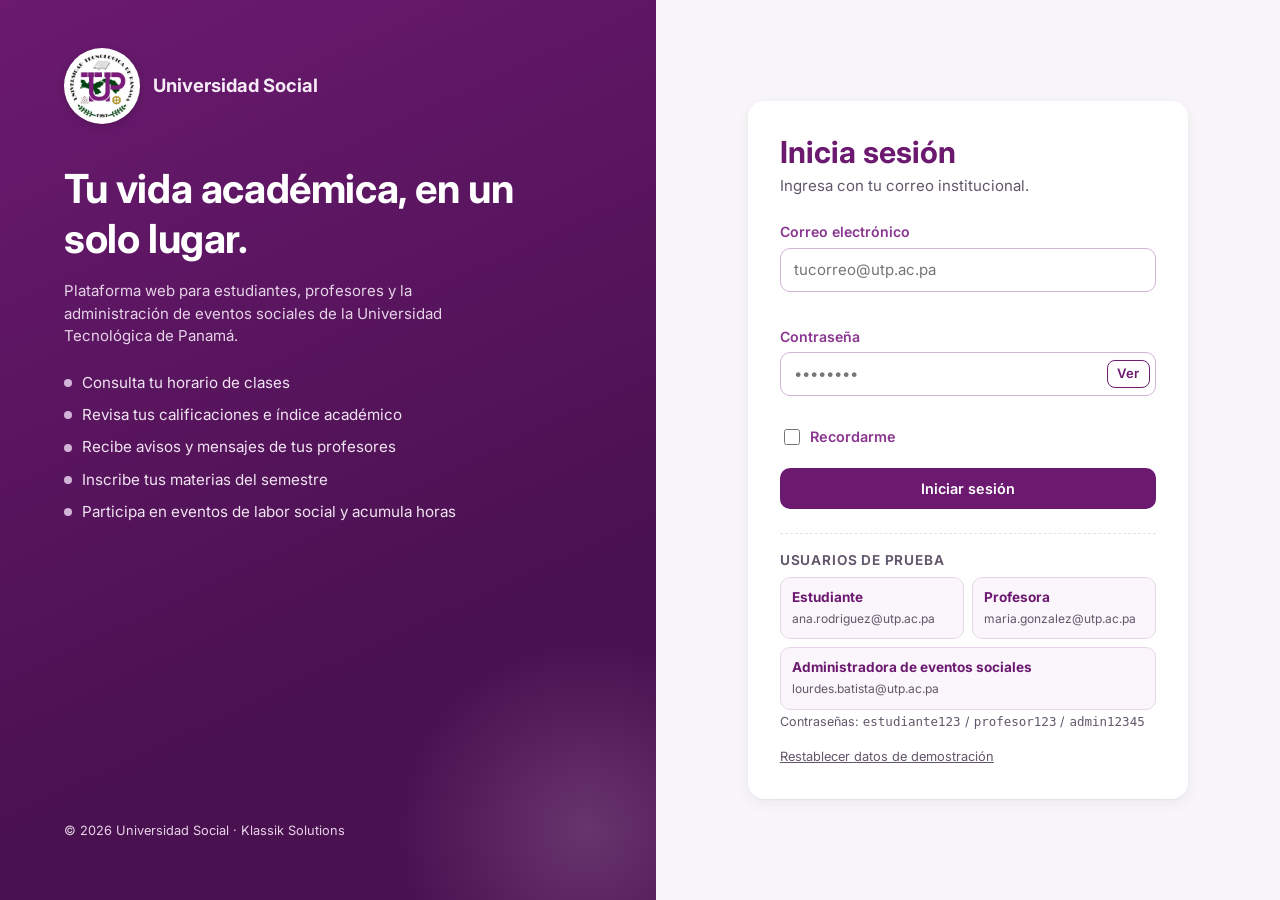
<file: index.html>
<!DOCTYPE html>
<html lang="es">
<head>
  <meta charset="UTF-8">
  <meta name="viewport" content="width=device-width, initial-scale=1">
  <title>Iniciar sesión · Universidad Social</title>
  <link rel="preconnect" href="https://fonts.googleapis.com">
  <link rel="stylesheet" href="https://fonts.googleapis.com/css2?family=Inter:wght@400;500;600;700;800&display=swap">
  <link rel="stylesheet" href="css/estilos.css">
</head>
<body>
  <div class="login-pagina">
    <!-- Panel informativo -->
    <section class="login-lado" aria-label="Presentación">
      <div>
        <a class="marca" href="index.html"><img class="marca-logo" src="img/logo-utp.png" alt="Logo de la Universidad Tecnológica de Panamá"> Universidad Social</a>
        <h1>Tu vida académica, en un solo lugar.</h1>
        <p>Plataforma web para estudiantes, profesores y la administración de eventos sociales de la Universidad Tecnológica de Panamá.</p>
        <ul class="login-lista">
          <li>Consulta tu horario de clases</li>
          <li>Revisa tus calificaciones e índice académico</li>
          <li>Recibe avisos y mensajes de tus profesores</li>
          <li>Inscribe tus materias del semestre</li>
          <li>Participa en eventos de labor social y acumula horas</li>
        </ul>
      </div>
      <p class="login-pie">© 2026 Universidad Social · Klassik Solutions</p>
    </section>

    <!-- Formulario -->
    <section class="login-form-zona">
      <div class="tarjeta-login">
        <h2>Inicia sesión</h2>
        <p class="sub">Ingresa con tu correo institucional.</p>

        <div id="alerta" class="alerta alerta-error" role="alert" hidden></div>

        <form id="form-login" novalidate>
          <div class="campo">
            <label for="correo">Correo electrónico</label>
            <input class="input" type="email" id="correo" name="correo" placeholder="tucorreo@utp.ac.pa" autocomplete="username" required>
            <div class="error-campo" id="err-correo"></div>
          </div>
          <div class="campo">
            <label for="password">Contraseña</label>
            <div class="pass-envoltura">
              <input class="input" type="password" id="password" name="password" placeholder="••••••••" autocomplete="current-password" required>
              <button type="button" class="btn-ver" id="btn-ver" aria-label="Mostrar contraseña" aria-pressed="false">Ver</button>
            </div>
            <div class="error-campo" id="err-password"></div>
          </div>
          <div class="login-extra">
            <label class="check"><input type="checkbox" id="recordar"> Recordarme</label>
          </div>
          <button class="btn btn-pri btn-bloque" type="submit" id="btn-entrar">Iniciar sesión</button>
        </form>

        <!-- Accesos de prueba para la demostración del avance -->
        <div class="demo">
          <h3>Usuarios de prueba</h3>
          <div class="demo-grid">
            <button type="button" class="demo-btn" data-correo="ana.rodriguez@utp.ac.pa" data-pass="estudiante123">
              <b>Estudiante</b><span>ana.rodriguez@utp.ac.pa</span>
            </button>
            <button type="button" class="demo-btn" data-correo="maria.gonzalez@utp.ac.pa" data-pass="profesor123">
              <b>Profesora</b><span>maria.gonzalez@utp.ac.pa</span>
            </button>
            <button type="button" class="demo-btn ancho" data-correo="lourdes.batista@utp.ac.pa" data-pass="admin12345">
              <b>Administradora de eventos sociales</b><span>lourdes.batista@utp.ac.pa</span>
            </button>
          </div>
          <small>Contraseñas: <code>estudiante123</code> / <code>profesor123</code> / <code>admin12345</code></small><br>
          <button type="button" class="enlace-reset" id="btn-reset">Restablecer datos de demostración</button>
        </div>
      </div>
    </section>
  </div>

  <script src="js/datos.js"></script>
  <script src="js/almacen.js"></script>
  <script src="js/login.js"></script>
</body>
</html>
<!-- aa -->
</file>
<file: css/estilos.css>
/* ==========================================================================
   Universidad Social — Hoja de estilos
   Paleta basada en los prototipos UI/UX del informe (morado institucional de la UTP).
   ========================================================================== */
   /*.*/
:root {
  --pri-900: #4a1150;
  --pri-800: #6b1a70;
  --pri-700: #7e2382;
  --pri-600: #8a3590;
  --pri-300: #d3b3d7;
  --pri-200: #e8d5ea;
  --pri-100: #f4e9f5;
  --pri-50:  #fbf6fb;
  --ok:      #11602f;
  --ok-bg:   #e3f3e7;
  --ok-borde:#bfe2c8;
  --acento:  #1d8ec4;
  --fondo:     #f8f6f9;
  --superficie:#ffffff;
  --texto:     #2b1f2e;
  --texto-2:   #62566a;
  --borde:     #e7dfe9;
  --peligro:   #b93a2b;
  --peligro-bg:#fdecea;
  --aviso:     #9a6a00;
  --aviso-bg:  #fff4d6;
  --info-bg:   #e5f3fb;
  --radio:     12px;
  --sombra:    0 1px 2px rgba(74,17,80,.06), 0 4px 16px rgba(74,17,80,.06);
  --fuente:    'Inter', system-ui, -apple-system, 'Segoe UI', Roboto, Arial, sans-serif;
}

* { box-sizing: border-box; }
html { -webkit-text-size-adjust: 100%; }
body {
  margin: 0; font-family: var(--fuente); font-size: 15px; line-height: 1.5;
  color: var(--texto); background: var(--fondo);
}
body.sin-scroll { overflow: hidden; }
h1, h2, h3 { color: var(--pri-800); line-height: 1.25; margin: 0 0 .5rem; }
h1 { font-size: 1.75rem; font-weight: 700; letter-spacing: -.01em; }
h2 { font-size: 1.2rem; font-weight: 650; }
h3 { font-size: 1rem; font-weight: 650; }
p { margin: 0 0 .75rem; }
a { color: var(--acento); }
small, .muted { color: var(--texto-2); }
:focus-visible { outline: 3px solid var(--acento); outline-offset: 2px; }
[hidden] { display: none !important; }
.sr-only { position: absolute; width: 1px; height: 1px; overflow: hidden; clip: rect(0 0 0 0); white-space: nowrap; }

/* ---------- Botones ---------- */
.btn {
  display: inline-flex; align-items: center; justify-content: center; gap: .4rem;
  font: inherit; font-weight: 600; font-size: .9rem; cursor: pointer;
  padding: .55rem 1.1rem; border-radius: 10px; border: 1.5px solid transparent;
  transition: background .15s, border-color .15s, color .15s; text-decoration: none; white-space: nowrap;
}
.btn:disabled { cursor: not-allowed; opacity: .55; }
.btn-pri { background: var(--pri-800); color: #fff; }
.btn-pri:hover:not(:disabled) { background: var(--pri-900); }
.btn-sec { background: #fff; color: var(--pri-800); border-color: var(--pri-800); }
.btn-sec:hover:not(:disabled) { background: var(--pri-50); }
.btn-suave { background: #eef1ef; color: var(--texto); }
.btn-suave:hover:not(:disabled) { background: #e2e7e4; }
.btn-peligro { background: #fff; color: var(--peligro); border-color: #e7b7b0; }
.btn-peligro:hover:not(:disabled) { background: var(--peligro-bg); }
.btn-sm { padding: .3rem .7rem; font-size: .82rem; border-radius: 8px; }
.btn-bloque { width: 100%; }

/* ---------- Formularios ---------- */
.campo { margin-bottom: 1rem; }
.campo label, .etiqueta { display: block; font-size: .88rem; font-weight: 600; color: var(--pri-600); margin-bottom: .35rem; }
.input, select.input, textarea.input {
  width: 100%; font: inherit; color: var(--texto); background: #fff;
  border: 1.5px solid var(--pri-300); border-radius: 10px; padding: .6rem .8rem;
  transition: border-color .15s, box-shadow .15s;
}
textarea.input { resize: vertical; min-height: 120px; }
.input:focus { outline: none; border-color: var(--pri-800); box-shadow: 0 0 0 3px rgba(107,26,112,.15); }
.input.invalido { border-color: var(--peligro); }
.error-campo { color: var(--peligro); font-size: .82rem; margin-top: .3rem; min-height: 1em; }
.check { display: inline-flex; align-items: center; gap: .45rem; font-size: .9rem; color: var(--pri-600); font-weight: 600; cursor: pointer; }
.check input { width: 16px; height: 16px; accent-color: var(--pri-800); }
.fila-2 { display: grid; grid-template-columns: 1fr 1fr; gap: 0 1rem; }
@media (max-width: 600px) { .fila-2 { grid-template-columns: 1fr; } }

/* ---------- Alertas ---------- */
.alerta { border-radius: 10px; padding: .75rem 1rem; font-size: .9rem; margin-bottom: 1rem; border: 1px solid transparent; }
.alerta-error { background: var(--peligro-bg); color: var(--peligro); border-color: #f3c6bf; }
.alerta-info { background: var(--info-bg); color: #155f82; border-color: #bfe0f1; }
.alerta-ok { background: var(--ok-bg); color: var(--ok); border-color: var(--ok-borde); }
.alerta-aviso { background: var(--aviso-bg); color: var(--aviso); border-color: #f1dc9e; }

/* ==========================================================================
   LOGIN
   ========================================================================== */
.login-pagina { min-height: 100vh; display: grid; grid-template-columns: 1.05fr 1fr; }
.login-lado {
  background: linear-gradient(155deg, var(--pri-800) 0%, var(--pri-900) 70%);
  color: #f5eaf6; padding: 3rem clamp(1.5rem, 5vw, 4rem); display: flex; flex-direction: column; justify-content: space-between;
  position: relative; overflow: hidden;
}
.login-lado::after {
  content: ''; position: absolute; right: -120px; bottom: -120px; width: 380px; height: 380px; border-radius: 50%;
  background: radial-gradient(circle, rgba(211,179,215,.22), transparent 70%);
}
.marca { display: flex; align-items: center; gap: .8rem; font-weight: 700; font-size: 1.15rem; color: inherit; text-decoration: none; }
.marca-logo {
  width: 76px; height: 76px; border-radius: 50%; flex: none; object-fit: contain;
  background: #fff; padding: 0; box-shadow: 0 2px 8px rgba(0,0,0,.15);
}
.login-lado h1 { color: #fff; font-size: clamp(1.8rem, 3.2vw, 2.5rem); margin: 2.5rem 0 1rem; max-width: 18ch; }
.login-lado p { color: #e6d3e8; max-width: 42ch; }
.login-lista { list-style: none; padding: 0; margin: 1.5rem 0 0; display: grid; gap: .6rem; }
.login-lista li { display: flex; gap: .6rem; align-items: center; color: #f1e4f2; font-size: .95rem; }
.login-lista li::before { content: ''; width: 8px; height: 8px; border-radius: 50%; background: var(--pri-300); flex: none; }
.login-pie { font-size: .8rem; color: #cfb3d2; position: relative; z-index: 1; }

.login-form-zona { display: flex; align-items: center; justify-content: center; padding: 2rem 1rem; }
.tarjeta-login { width: 100%; max-width: 440px; background: var(--superficie); border-radius: 16px; box-shadow: var(--sombra); padding: 2rem; }
.tarjeta-login h2 { font-size: 1.9rem; font-weight: 700; margin-bottom: .25rem; }
.tarjeta-login .sub { color: var(--texto-2); margin-bottom: 1.5rem; }
.pass-envoltura { position: relative; }
.pass-envoltura .input { padding-right: 4.2rem; }
.btn-ver {
  position: absolute; right: 6px; top: 50%; transform: translateY(-50%);
  font: inherit; font-size: .82rem; font-weight: 600; color: var(--pri-800); background: #fff;
  border: 1.5px solid var(--pri-800); border-radius: 8px; padding: .2rem .6rem; cursor: pointer;
}
.login-extra { display: flex; justify-content: space-between; align-items: center; margin: -.25rem 0 1.25rem; }
.demo { margin-top: 1.5rem; border-top: 1px dashed var(--borde); padding-top: 1.1rem; }
.demo h3 { font-size: .85rem; text-transform: uppercase; letter-spacing: .06em; color: var(--texto-2); }
.demo-grid { display: grid; grid-template-columns: 1fr 1fr; gap: .5rem; }
.demo-btn {
  text-align: left; font: inherit; cursor: pointer; background: var(--pri-50); border: 1px solid var(--pri-200);
  border-radius: 10px; padding: .55rem .7rem; color: var(--texto);
}
.demo-btn:hover { border-color: var(--pri-700); }
.demo-btn b { display: block; font-size: .85rem; color: var(--pri-800); }
.demo-btn span { font-size: .75rem; color: var(--texto-2); word-break: break-all; }
.demo-btn.ancho { grid-column: 1 / -1; }
.enlace-reset { background: none; border: 0; font: inherit; font-size: .8rem; color: var(--texto-2); text-decoration: underline; cursor: pointer; padding: 0; margin-top: .9rem; }

@media (max-width: 860px) {
  .login-pagina { grid-template-columns: 1fr; }
  .login-lado { padding: 1.5rem 1rem; }
  .login-lado h1 { margin: 1.25rem 0 .5rem; font-size: 1.6rem; }
  .login-lista, .login-pie { display: none; }
  .tarjeta-login { padding: 1.5rem 1.25rem; }
}

/* ==========================================================================
   APLICACIÓN (paneles de estudiante y profesor)
   ========================================================================== */
.cabecera { background: #fff; border-bottom: 2px solid var(--pri-800); position: sticky; top: 0; z-index: 20; }
.cabecera-in { max-width: 1200px; margin: 0 auto; padding: .45rem 1rem; display: flex; align-items: center; gap: .75rem; }
.cabecera .marca { color: var(--pri-800); }
.cabecera .marca-logo { width: 50px; height: 50px; box-shadow: none; }
.nav { display: flex; gap: .2rem; flex: 1; overflow-x: auto; scrollbar-width: none; }
.nav::-webkit-scrollbar { display: none; }
.nav a {
  color: var(--pri-800); text-decoration: none; font-size: .92rem; font-weight: 550; padding: .5rem .55rem; border-radius: 8px;
  white-space: nowrap; display: inline-flex; align-items: center; gap: .35rem;
}
.nav a:hover { background: var(--pri-50); }
.nav a.activo { background: var(--pri-100); color: var(--pri-900); font-weight: 700; }
.badge { background: var(--peligro); color: #fff; font-size: .7rem; font-weight: 700; border-radius: 999px; padding: .05rem .42rem; min-width: 1.2rem; text-align: center; }
.usuario { display: flex; align-items: center; gap: .6rem; flex: none; }
.avatar { width: 34px; height: 34px; border-radius: 50%; background: var(--pri-100); color: var(--pri-800); display: grid; place-items: center; font-weight: 700; font-size: .8rem; }
.usuario-txt { line-height: 1.15; }
.usuario-txt b { display: block; font-size: .88rem; }
.usuario-txt span { font-size: .75rem; color: var(--texto-2); }

@media (max-width: 1200px) {
  .cabecera-in { flex-wrap: wrap; gap: .6rem 1rem; padding-bottom: .4rem; }
  .cabecera .marca { flex: 1; }
  .nav { order: 3; flex-basis: 100%; margin: 0 -1rem; padding: 0 1rem .2rem; }
  .usuario-txt { display: none; }
  .cabecera .marca { white-space: nowrap; }
}
@media (max-width: 480px) {
  .cabecera .avatar { display: none; }
  .cabecera .marca { font-size: 1rem; }
  h1 { font-size: 1.5rem; }
}

main { max-width: 1200px; margin: 0 auto; padding: 1.75rem 1rem 3rem; }
main:focus, main:focus-visible { outline: none; }
.titulo-seccion { display: flex; justify-content: space-between; align-items: flex-end; gap: 1rem; flex-wrap: wrap; margin-bottom: 1.25rem; }
.titulo-seccion h1 { margin: 0; }
.titulo-seccion p { margin: .2rem 0 0; color: var(--texto-2); }
.pie { text-align: center; color: var(--pri-600); font-size: .82rem; padding: 1.5rem 1rem 2rem; }

.tarjeta { background: var(--superficie); border-radius: var(--radio); box-shadow: var(--sombra); padding: 1.25rem; margin-bottom: 1.25rem; }
.tarjeta > h2:first-child { margin-bottom: .9rem; }
.tarjeta-cab { display: flex; justify-content: space-between; align-items: center; gap: .75rem; flex-wrap: wrap; margin-bottom: .9rem; }
.tarjeta-cab h2 { margin: 0; }
.rejilla-2 { display: grid; grid-template-columns: 1.4fr 1fr; gap: 1.25rem; }
.rejilla-2 > .tarjeta { margin-bottom: 0; }
@media (max-width: 900px) { .rejilla-2 { grid-template-columns: 1fr; } }

/* Indicadores */
.stats { display: grid; grid-template-columns: repeat(4, 1fr); gap: 1rem; margin-bottom: 1.25rem; }
.stat { background: #fff; border-radius: var(--radio); box-shadow: var(--sombra); padding: 1rem 1.1rem; }
.stat-lbl { font-size: .8rem; color: var(--texto-2); }
.stat-val { font-size: 1.9rem; font-weight: 750; color: var(--pri-800); line-height: 1.15; margin-top: .15rem; font-variant-numeric: tabular-nums; }
.stat-val small { font-size: .95rem; font-weight: 600; }
.stat-sub { font-size: .78rem; color: var(--texto-2); }
@media (max-width: 900px) { .stats { grid-template-columns: repeat(2, 1fr); } }

.bienvenida { background: linear-gradient(120deg, var(--pri-800), var(--pri-700)); color: #fff; border-radius: var(--radio); padding: 1.4rem 1.5rem; margin-bottom: 1.25rem; }
.bienvenida h1 { color: #fff; margin-bottom: .25rem; font-size: 1.6rem; }
.bienvenida p { margin: 0; color: #ecdcee; }

/* Tablas */
.tabla-env { overflow-x: auto; border-radius: 10px; border: 1px solid var(--borde); }
table { width: 100%; border-collapse: collapse; font-size: .9rem; }
th { background: var(--pri-100); color: var(--pri-900); text-align: left; font-weight: 650; font-size: .82rem; padding: .7rem .8rem; white-space: nowrap; }
td { padding: .7rem .8rem; border-top: 1px solid var(--borde); vertical-align: middle; }
tbody tr:hover td { background: var(--pri-50); }
td.num, th.num { text-align: center; font-variant-numeric: tabular-nums; }
.vacio { text-align: center; color: var(--texto-2); padding: 1.5rem; }
.codigo { font-family: ui-monospace, 'Cascadia Mono', Menlo, monospace; font-size: .82rem; color: var(--texto-2); white-space: nowrap; }
.tabla-env > table { min-width: 640px; }
.modal .tabla-env > table { min-width: 0; }

/* Etiquetas */
.chip { display: inline-block; font-size: .75rem; font-weight: 650; padding: .15rem .55rem; border-radius: 999px; background: #eef1ef; color: var(--texto-2); white-space: nowrap; }
.chip-ok { background: var(--ok-bg); color: var(--ok); }
.chip-mal { background: var(--peligro-bg); color: var(--peligro); }
.chip-aviso { background: var(--aviso-bg); color: var(--aviso); }
.chip-info { background: var(--info-bg); color: #155f82; }
.letra { display: inline-grid; place-items: center; width: 28px; height: 28px; border-radius: 8px; font-weight: 750; font-size: .9rem; }
.letra-A, .letra-B { background: var(--ok-bg); color: var(--ok); }
.letra-C { background: var(--info-bg); color: #155f82; }
.letra-D { background: var(--aviso-bg); color: var(--aviso); }
.letra-F { background: var(--peligro-bg); color: var(--peligro); }
.letra-- { background: #eef1ef; color: var(--texto-2); }

/* Pestañas */
.pestanas { display: flex; gap: .3rem; border-bottom: 1px solid var(--borde); margin-bottom: 1.25rem; overflow-x: auto; }
.pestanas a, .pestanas button {
  background: none; border: 0; font: inherit; cursor: pointer; text-decoration: none; white-space: nowrap;
  color: var(--texto-2); font-weight: 600; font-size: .92rem; padding: .6rem .9rem; border-bottom: 3px solid transparent; margin-bottom: -1px;
  display: inline-flex; gap: .35rem; align-items: center;
}
.pestanas .activo { color: var(--pri-800); border-bottom-color: var(--pri-800); }

/* Listas (clases de hoy, avisos) */
.lista { list-style: none; margin: 0; padding: 0; }
.lista > li { padding: .8rem 0; border-top: 1px solid var(--borde); }
.lista > li:first-child { border-top: 0; padding-top: 0; }
.clase-hoy { display: flex; gap: .9rem; align-items: center; }
.clase-hora { font-variant-numeric: tabular-nums; font-weight: 700; color: var(--pri-800); font-size: .9rem; min-width: 96px; white-space: nowrap; }
.aviso-item h3 { margin: .2rem 0 .3rem; color: var(--texto); }
.aviso-item p { margin: 0; color: var(--texto-2); font-size: .9rem; white-space: pre-line; }
.aviso-meta { display: flex; gap: .4rem; align-items: center; flex-wrap: wrap; font-size: .78rem; color: var(--texto-2); }
.aviso-importante { border-left: 4px solid var(--aviso); padding-left: .85rem !important; }

/* Horario */
.horario-env { overflow-x: auto; }
.horario {
  display: grid; min-width: 720px; border: 1px solid var(--borde); border-radius: 10px; overflow: hidden; background: #fff;
}
.h-cab { background: var(--pri-100); color: var(--pri-900); font-weight: 700; font-size: .82rem; display: grid; place-items: center; border-left: 1px solid var(--borde); }
.h-cab.hoy { background: var(--pri-800); color: #fff; }
.h-hora { font-size: .72rem; color: var(--texto-2); text-align: right; padding: 2px 6px 0 0; border-top: 1px solid var(--borde); font-variant-numeric: tabular-nums; }
.h-celda { border-left: 1px solid var(--borde); border-top: 1px solid var(--borde); }
.h-celda.media { border-top-style: dashed; border-top-color: #edf2ef; }
.h-bloque {
  margin: 2px 3px; border-radius: 8px; padding: .35rem .5rem; font-size: .76rem; line-height: 1.25; overflow: hidden;
  border-left: 4px solid; z-index: 1;
}
.h-bloque b { display: block; font-size: .8rem; }
.h-bloque span { display: block; opacity: .85; }
.horario-lista { display: none; }
.dia-lista h3 { margin: 1rem 0 .5rem; }
.dia-lista .h-bloque { margin: 0 0 .5rem; padding: .6rem .75rem; font-size: .85rem; }
@media (max-width: 720px) {
  .horario-env { display: none; }
  .horario-lista { display: block; }
}
.leyenda { display: flex; flex-wrap: wrap; gap: .5rem 1rem; margin-top: .9rem; font-size: .82rem; }
.leyenda span { display: inline-flex; align-items: center; gap: .35rem; }
.leyenda i { width: 12px; height: 12px; border-radius: 3px; display: inline-block; }

/* Mensajes */
.msj-fila { display: grid; grid-template-columns: 36px 1fr auto; gap: .8rem; align-items: center; padding: .8rem; border-radius: 10px; cursor: pointer; border: 0; background: none; width: 100%; text-align: left; font: inherit; color: inherit; }
.msj-fila:hover { background: var(--pri-50); }
.msj-fila.no-leido .msj-asunto { font-weight: 700; color: var(--texto); }
.msj-fila.no-leido::before { content: ''; }
.msj-de { font-size: .85rem; font-weight: 600; }
.msj-asunto { font-size: .9rem; color: var(--texto-2); overflow: hidden; text-overflow: ellipsis; white-space: nowrap; }
.msj-fecha { font-size: .78rem; color: var(--texto-2); white-space: nowrap; }
.msj-punto { width: 8px; height: 8px; border-radius: 50%; background: var(--acento); display: inline-block; margin-right: .35rem; vertical-align: middle; }
.msj-lista { display: grid; gap: 2px; }
.msj-lista > * { min-width: 0; }
.msj-texto { white-space: pre-line; background: var(--pri-50); border-radius: 10px; padding: 1rem; margin-top: .75rem; }

/* Inscripción */
.barra { height: 8px; background: #ece6ee; border-radius: 99px; overflow: hidden; margin-top: .5rem; }
.barra > i { display: block; height: 100%; background: var(--pri-700); border-radius: 99px; transition: width .3s; }
.motivo { font-size: .78rem; color: var(--peligro); display: block; margin-top: .2rem; }
.buscador { max-width: 320px; }
.detalle-lista { display: grid; grid-template-columns: max-content 1fr; gap: .35rem 1rem; margin: 0; font-size: .92rem; }
.detalle-lista dt { color: var(--texto-2); }
.detalle-lista dd { margin: 0; font-weight: 550; }

/* Notas (profesor) */
.input-nota { width: 72px; text-align: center; padding: .4rem .3rem; font-variant-numeric: tabular-nums; }
.acciones-pie { display: flex; gap: .6rem; justify-content: flex-end; flex-wrap: wrap; margin-top: 1rem; }

/* Modal */
.modal-fondo { position: fixed; inset: 0; background: rgba(40,12,44,.45); display: grid; place-items: center; padding: 1rem; z-index: 100; animation: aparecer .15s; }
.modal { background: #fff; border-radius: 14px; width: 100%; max-width: 560px; max-height: calc(100vh - 2rem); display: flex; flex-direction: column; box-shadow: 0 20px 50px rgba(0,0,0,.2); }
.modal-cab { display: flex; justify-content: space-between; align-items: center; padding: 1rem 1.25rem; border-bottom: 1px solid var(--borde); }
.modal-cab h2 { margin: 0; font-size: 1.1rem; }
.modal-x { width: 32px; height: 32px; border-radius: 50%; border: 1.5px solid var(--pri-800); background: #fff; color: var(--pri-800); font-size: 1.1rem; cursor: pointer; line-height: 1; }
.modal-cuerpo { padding: 1.1rem 1.25rem; overflow-y: auto; }
.modal-cuerpo ul { padding-left: 1.2rem; }
.modal-pie { display: flex; gap: .6rem; justify-content: flex-end; flex-wrap: wrap; padding: .9rem 1.25rem; border-top: 1px solid var(--borde); }
@keyframes aparecer { from { opacity: 0; } }

/* Toasts */
#toasts { position: fixed; bottom: 1rem; right: 1rem; left: 1rem; display: flex; flex-direction: column; align-items: flex-end; gap: .5rem; z-index: 200; pointer-events: none; }
.toast { background: var(--pri-900); color: #fff; padding: .7rem 1rem; border-radius: 10px; box-shadow: 0 8px 24px rgba(0,0,0,.18); font-size: .9rem; max-width: 380px; animation: subir .2s; pointer-events: auto; }
.toast-error { background: var(--peligro); }
.toast.saliendo { opacity: 0; transform: translateY(6px); transition: .3s; }
@keyframes subir { from { opacity: 0; transform: translateY(8px); } }

/* ==========================================================================
   EVENTOS SOCIALES (estudiante · profesor · administrador)
   ========================================================================== */
.chip-pri { background: var(--pri-100); color: var(--pri-800); }
.titulo-seccion .horas-pill {
  display: inline-flex; align-items: baseline; gap: .4rem; text-decoration: none; color: var(--pri-800);
  background: var(--pri-100); border: 1px solid var(--pri-200); border-radius: 999px; padding: .4rem 1rem; font-size: .88rem; font-weight: 600;
}
.horas-pill b { font-size: 1.25rem; font-weight: 750; font-variant-numeric: tabular-nums; }
.horas-pill:hover { border-color: var(--pri-700); }

.eventos-filtros { display: flex; gap: .6rem; align-items: center; flex-wrap: wrap; margin-bottom: 1.1rem; }
.eventos-filtros .buscador { flex: 1 1 240px; }
.eventos-grid { display: grid; grid-template-columns: repeat(auto-fill, minmax(min(100%, 330px), 1fr)); gap: 1.25rem; }
.evento {
  background: var(--superficie); border-radius: var(--radio); box-shadow: var(--sombra); border-top: 4px solid var(--pri-700);
  padding: 1.1rem 1.2rem; display: flex; flex-direction: column; gap: .75rem; min-width: 0;
}
.evento-cab { display: flex; gap: .9rem; align-items: flex-start; }
.evento-cab h3 { margin: .35rem 0 0; color: var(--texto); font-size: 1.02rem; }
.evento-fecha {
  flex: none; width: 58px; text-align: center; background: var(--pri-100); color: var(--pri-900);
  border-radius: 10px; padding: .3rem 0 .35rem; line-height: 1.1;
}
.evento-fecha b { display: block; font-size: 1.45rem; font-weight: 750; font-variant-numeric: tabular-nums; }
.evento-fecha span { display: block; font-size: .68rem; text-transform: uppercase; letter-spacing: .05em; font-weight: 650; color: var(--pri-700); }
.evento-meta { list-style: none; margin: 0; padding: 0; display: grid; gap: .2rem; font-size: .86rem; color: var(--texto-2); }
.evento-meta b { color: var(--texto); font-weight: 600; }
.evento-desc {
  font-size: .86rem; color: var(--texto-2); margin: 0;
  display: -webkit-box; -webkit-line-clamp: 3; -webkit-box-orient: vertical; overflow: hidden;
}
.evento-pie { margin-top: auto; display: flex; justify-content: space-between; align-items: center; gap: .6rem; flex-wrap: wrap; border-top: 1px solid var(--borde); padding-top: .8rem; }
.cupo-txt { display: block; font-size: .8rem; color: var(--texto-2); margin-top: .3rem; }
.barra-multi { display: flex; }
.barra-multi > i { border-radius: 0; }
.barra-multi > i.pend { background: var(--pri-300); }

.caja-detalle { background: var(--pri-50); border: 1px solid var(--pri-200); border-radius: 10px; padding: 1rem 1.1rem; margin-top: .25rem; }
.caja-detalle h3 { margin-bottom: .4rem; }
.caja-detalle + .campo { margin-top: 1.1rem; }
.responsabilidades { padding-left: 1.2rem; margin: .5rem 0 .75rem; font-size: .9rem; }
.responsabilidades li { margin-bottom: .2rem; }
.ayuda { font-size: .78rem; color: var(--texto-2); margin-top: .3rem; }
.input-archivo { padding: .45rem .6rem; cursor: pointer; }
.input-archivo::file-selector-button {
  font: inherit; font-weight: 600; font-size: .82rem; color: var(--pri-800); background: #fff;
  border: 1.5px solid var(--pri-800); border-radius: 8px; padding: .25rem .7rem; margin-right: .75rem; cursor: pointer;
}
.archivo { font-size: .84rem; word-break: break-all; }
.archivo::before { content: '📎 '; }
.estado-motivo { display: block; font-size: .78rem; color: var(--texto-2); margin-top: .3rem; max-width: 34ch; white-space: normal; }
.acciones-celda { display: flex; gap: .35rem; flex-wrap: wrap; }
.acciones-col { display: grid; gap: .5rem; }
.texto-largo { white-space: pre-line; }
.fila-3 { display: grid; grid-template-columns: 1.2fr 1fr 1fr; gap: 0 1rem; }
@media (max-width: 700px) { .fila-3 { grid-template-columns: 1fr 1fr; } .fila-3 > :first-child { grid-column: 1 / -1; } }
.enlace-fila { display: flex; flex-direction: column; text-decoration: none; color: var(--texto); }
.enlace-fila small { color: var(--texto-2); }
.enlace-fila:hover b { color: var(--pri-800); text-decoration: underline; }
.modal-ancho { max-width: 720px; }
.modal h3 { color: var(--pri-800); }

/* Impresión del horario */
@media print {
  .cabecera, .no-imprimir, .pie, #toasts { display: none !important; }
  body { background: #fff; }
  main { padding: 0; max-width: none; }
  .tarjeta { box-shadow: none; padding: 0; }
  .horario-env { display: block !important; overflow: visible; }
  .horario-lista { display: none !important; }
  .h-bloque, .h-cab { -webkit-print-color-adjust: exact; print-color-adjust: exact; }
}
</file>
